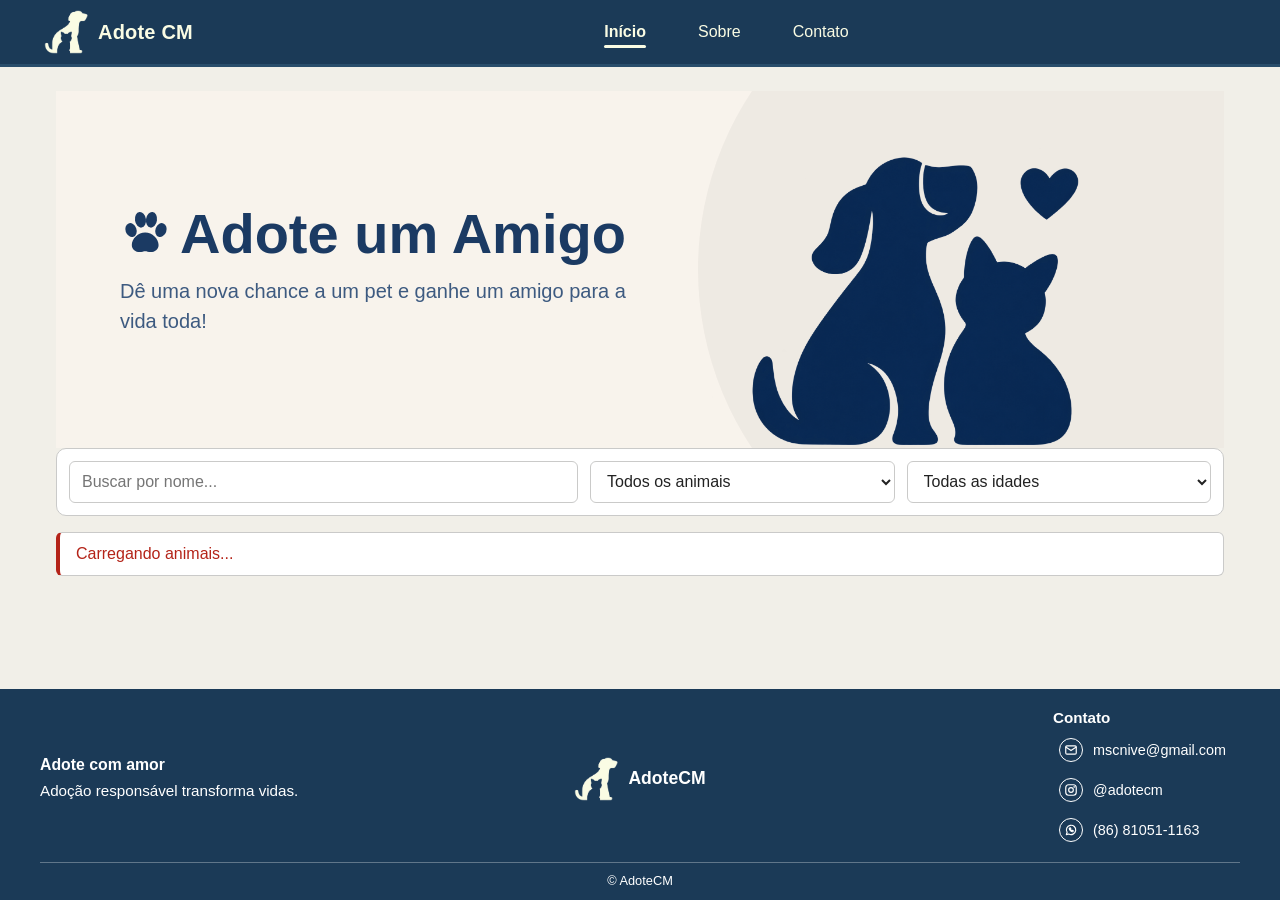
<file: index.html>
<!doctype html>
<html lang="pt-BR">
  <head>
    <meta charset="UTF-8" />
    <meta name="viewport" content="width=device-width, initial-scale=1.0" />
    <title>Adote CM</title>
    <link rel="icon" href="data:," />
    <link rel="stylesheet" href="./styles.css" />
  </head>
  <body class="pagina-vitrine">
    <header class="cabecalho">
      <a
        href="index.html"
        class="cabecalho__logo"
        aria-label="Adote CM - página inicial"
      >
        <img
          class="cabecalho__imagem"
          src="./assets/logo-adotecm.png"
          alt=""
          width="256"
          height="255"
        />
        <span class="cabecalho__nome">Adote CM</span>
      </a>
      <nav class="menu" id="menu-principal" aria-label="Navegação principal">
        <a href="index.html" class="menu__link" aria-current="page">Início</a>
        <a href="sobre.html" class="menu__link">Sobre</a>
        <a href="#contato" class="menu__link">Contato</a>
      </nav>
      <!--
       <a href="#" class="cabecalho__perfil" aria-label="Perfil do usuário">
        <svg
          class="cabecalho__icone"
          viewBox="0 0 24 24"
          width="24"
          height="24"
          fill="none"
          stroke="currentColor"
          stroke-width="1.8"
          stroke-linecap="round"
          stroke-linejoin="round"
          aria-hidden="true"
          focusable="false"
        >
          <circle cx="12" cy="8" r="3" />
          <path d="M5.5 19a6.5 6.5 0 0 1 13 0" />
        </svg>
      </a>
      -->

      <button
        class="menu-botao"
        type="button"
        aria-label="Menu"
        aria-expanded="false"
        aria-controls="menu-principal"
      >
        <svg
          class="cabecalho__icone"
          viewBox="0 0 24 24"
          width="24"
          height="24"
          fill="none"
          stroke="currentColor"
          stroke-width="1.8"
          stroke-linecap="round"
          aria-hidden="true"
          focusable="false"
        >
          <path d="M5 8h14M5 12h14M5 16h14" />
        </svg>
      </button>
    </header>

    <main class="vitrine">
      <section class="hero">
        <div class="hero__conteudo">
          <h1 class="hero__titulo">
            <svg
              class="hero__pata"
              viewBox="0 0 64 64"
              fill="currentColor"
              aria-hidden="true"
              focusable="false"
            >
              <ellipse
                cx="14"
                cy="28"
                rx="7"
                ry="9"
                transform="rotate(-20 14 28)"
              />
              <ellipse
                cx="26"
                cy="15"
                rx="7"
                ry="10"
                transform="rotate(-8 26 15)"
              />
              <ellipse
                cx="40"
                cy="15"
                rx="7"
                ry="10"
                transform="rotate(8 40 15)"
              />
              <ellipse
                cx="52"
                cy="28"
                rx="7"
                ry="9"
                transform="rotate(20 52 28)"
              />
              <path
                d="M32 31c-9 0-17 8-17 16 0 6 5 9 10 9 3 0 5-1 7-1s4 1 7 1c5 0 10-3 10-9 0-8-8-16-17-16z"
              />
            </svg>
            Adote um Amigo
          </h1>
          <p class="hero__subtitulo">
            Dê uma nova chance a um pet e ganhe um amigo para a vida toda!
          </p>
        </div>

        <img
          class="hero__ilustracao"
          src="./assets/pets-hero.png"
          alt=""
          width="420"
          height="300"
        />
      </section>

      <section class="filtros" aria-label="Filtros da vitrine">
        <input
          class="filtros__busca"
          type="search"
          id="busca-nome"
          placeholder="Buscar por nome..."
          aria-label="Buscar por nome"
          autocomplete="off"
        />

        <select
          class="filtros__select"
          id="filtro-especie"
          aria-label="Filtrar por espécie"
          autocomplete="off"
        >
          <option value="">Todos os animais</option>
          <option value="Cão">Cão</option>
          <option value="Gato">Gato</option>
        </select>

        <select
          class="filtros__select"
          id="filtro-idade"
          aria-label="Filtrar por idade"
          autocomplete="off"
        >
          <option value="">Todas as idades</option>
          <option value="Menos de 6 meses">Menos de 6 meses</option>
          <option value="Mais de 6 meses">Mais de 6 meses</option>
        </select>
      </section>

      <p class="vitrine__aviso" id="aviso-vitrine" hidden></p>
      <button
        class="botao vitrine__tentar"
        id="botao-tentar"
        type="button"
        hidden
      >
        Tentar de novo
      </button>

      <section class="grade" id="grade-animais" aria-live="polite"></section>
    </main>

    <footer class="rodape">
      <div class="rodape-conteudo">
        <div class="rodape-slogan">
          <h3>Adote com amor</h3>
          <p>Adoção responsável transforma vidas.</p>
        </div>

        <div class="rodape-marca">
          <img
            class="rodape-logo"
            src="./assets/logo-adotecm.png"
            alt="Logo do Adote CM"
            width="128"
            height="128"
          />
          <p class="rodape-nome">AdoteCM</p>
        </div>

        <div class="rodape-contato">
          <h3>Contato</h3>
          <nav class="rodape-links" aria-label="Contato">
            <a
              href="mailto:mscnive@gmail.com"
              aria-label="Enviar e-mail para AdoteCM"
            >
              <span class="icone" aria-hidden="true">
                <svg
                  viewBox="0 0 24 24"
                  fill="none"
                  stroke="currentColor"
                  stroke-width="2"
                  stroke-linecap="round"
                  stroke-linejoin="round"
                  focusable="false"
                >
                  <rect x="3" y="5" width="18" height="14" rx="2" />
                  <path d="M3 7l9 6 9-6" />
                </svg>
              </span>
              mscnive@gmail.com
            </a>
            <a
              href="https://instagram.com/adotecm"
              target="_blank"
              rel="noopener noreferrer"
              aria-label="Instagram do AdoteCM (abre em nova aba)"
            >
              <span class="icone" aria-hidden="true">
                <svg
                  viewBox="0 0 24 24"
                  fill="none"
                  stroke="currentColor"
                  stroke-width="2"
                  stroke-linecap="round"
                  stroke-linejoin="round"
                  focusable="false"
                >
                  <rect x="3" y="3" width="18" height="18" rx="5" />
                  <circle cx="12" cy="12" r="4" />
                  <circle cx="17.5" cy="6.5" r="0.5" />
                </svg>
              </span>
              @adotecm
            </a>
            <a
              href="https://wa.me/558681051163"
              target="_blank"
              rel="noopener noreferrer"
              aria-label="WhatsApp do AdoteCM (abre em nova aba)"
            >
              <span class="icone" aria-hidden="true">
                <svg
                  viewBox="0 0 24 24"
                  fill="none"
                  stroke="currentColor"
                  stroke-width="2"
                  stroke-linecap="round"
                  stroke-linejoin="round"
                  focusable="false"
                >
                  <path d="M4 20l1.3-4A8 8 0 1 1 8.2 18.8L4 20z" />
                  <path
                    d="M9 9c0 3 3 6 6 6l1-1.5-2-1-1 .8c-.8-.4-1.6-1.2-2-2l.8-1-1-2L9 9z"
                  />
                </svg>
              </span>
              (86) 81051-1163
            </a>
          </nav>
        </div>
      </div>

      <div class="rodape-final">
        <p>&copy; AdoteCM</p>
      </div>
    </footer>
    <script src="./script.js"></script>
  </body>
</html>
</file>
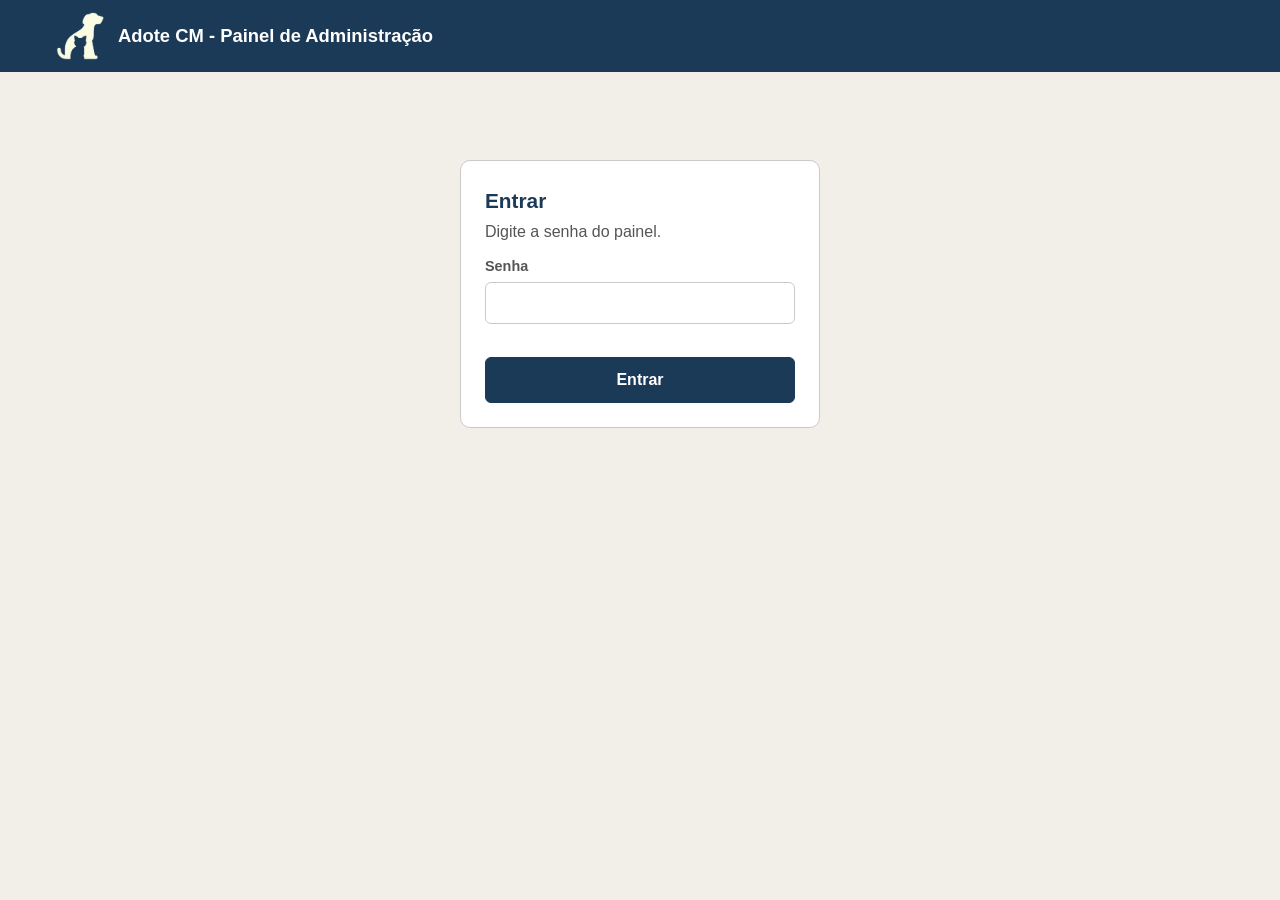
<file: admin/index.html>
<!DOCTYPE html>
<html lang="pt-BR">
<head>
<meta charset="utf-8">
<meta name="viewport" content="width=device-width, initial-scale=1">
<meta name="robots" content="noindex,nofollow">
<link rel="stylesheet" href="./styles.css">
<title>Painel Adote CM</title>
</head>
<body>
<header>
  <img src="../assets/logo-adotecm.png" alt="Logo do Adote CM" width="48" height="48">
  <h1>Adote CM - Painel de Administração</h1>
  <button id="sair" class="hidden">Sair</button>
</header>
<main>
  <form id="login" class="login">
    <h2>Entrar</h2>
    <p style="margin:0;color:var(--mut)">Digite a senha do painel.</p>
    <label for="senha">Senha</label>
    <input id="senha" type="password" autocomplete="current-password" required>
    <p class="msg" id="msgLogin" role="alert"></p>
    <button>Entrar</button>
  </form>
  <section id="painel" class="hidden">
    <div class="bar">
      <input id="busca" type="search" placeholder="Buscar pelo nome" aria-label="Buscar pelo nome">
      <select id="filtro" aria-label="Filtrar por situação">
        <option value="todos">Todos</option>
        <option value="nao">Disponíveis</option>
        <option value="sim">Adotados</option>
      </select>
      <button id="recarregar" class="sec">Atualizar</button>
    </div>
    <div class="cont" id="cont"></div>
    <div class="grid" id="grid"></div>
  </section>
</main>

<dialog id="dlg">
  <form id="fe" method="dialog">
    <h2 id="dt">Editar animal</h2>
    <label for="fNome">Nome</label>
    <input id="fNome" required maxlength="60">
    <div class="linha">
      <div><label for="fEsp">Espécie</label><select id="fEsp"></select></div>
      <div><label for="fSexo">Sexo</label><select id="fSexo"></select></div>
      <div><label for="fFaixa">Faixa etária</label><select id="fFaixa"></select></div>
      <div><label for="fIdade">Idade aproximada</label><input id="fIdade" maxlength="30" placeholder="Ex.: 2 anos"></div>
      <div><label for="fOrig">Origem</label><select id="fOrig"></select></div>
      <div><label for="fStatus">Situação</label><select id="fStatus"></select></div>
    </div>
    <label for="fFoto">Trocar a foto (opcional)</label>
    <input id="fFoto" type="file" accept="image/jpeg,image/png,image/webp">
    <img id="prev" class="prev hidden" alt="Prévia da nova foto">
    <p class="msg" id="msgDlg" role="alert"></p>
    <div class="rod">
      <button type="button" class="sec" id="cancelar">Cancelar</button>
      <button>Salvar alterações</button>
    </div>
  </form>
</dialog>
<div id="toast" role="status" aria-live="polite"></div>
<script src="./script.js" type="module"></script>
</body>
</html>
</file>
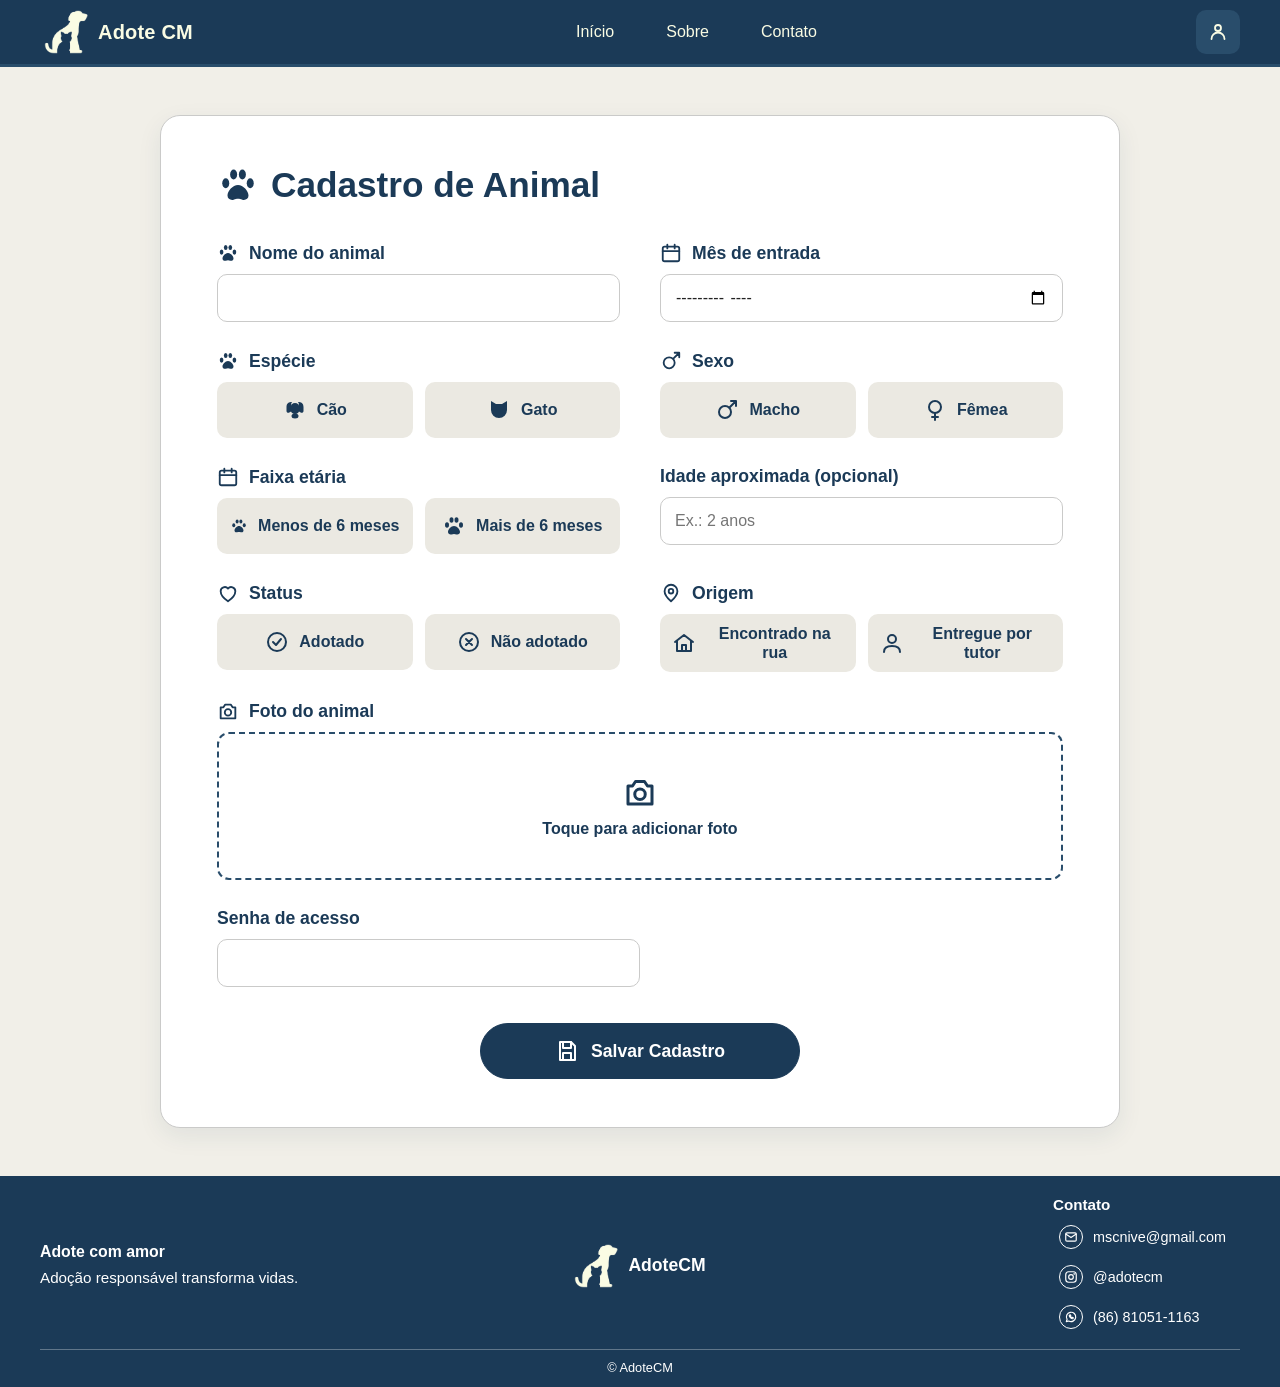
<file: cadastro.html>
<!doctype html>
<html lang="pt-BR">
  <head>
    <meta charset="UTF-8" />
    <meta name="viewport" content="width=device-width, initial-scale=1.0" />
    <title>Cadastro de Animal - Adote CM</title>
    <link rel="icon" href="data:," />
    <link rel="stylesheet" href="./styles.css" />
  </head>
  <body class="pagina-cadastro">
    <!-- Cabeçalho (igual ao do index.html) -->
    <header class="cabecalho">
      <a
        href="index.html"
        class="cabecalho__logo"
        aria-label="Adote CM - página inicial"
      >
        <img
          class="cabecalho__imagem"
          src="./assets/logo-adotecm.png"
          alt=""
          width="256"
          height="255"
        />
        <span class="cabecalho__nome">Adote CM</span>
      </a>
      <nav class="menu" id="menu-principal" aria-label="Navegação principal">
        <a href="index.html" class="menu__link">Início</a>
        <a href="index.html#sobre" class="menu__link">Sobre</a>
        <a href="index.html#contato" class="menu__link">Contato</a>
      </nav>
      <a href="#" class="cabecalho__perfil" aria-label="Perfil do usuário">
        <svg
          class="cabecalho__icone"
          viewBox="0 0 24 24"
          width="24"
          height="24"
          fill="none"
          stroke="currentColor"
          stroke-width="1.8"
          stroke-linecap="round"
          stroke-linejoin="round"
          aria-hidden="true"
          focusable="false"
        >
          <circle cx="12" cy="8" r="3" />
          <path d="M5.5 19a6.5 6.5 0 0 1 13 0" />
        </svg>
      </a>
      <button
        class="menu-botao"
        type="button"
        aria-label="Menu"
        aria-expanded="false"
        aria-controls="menu-principal"
      >
        <svg
          class="cabecalho__icone"
          viewBox="0 0 24 24"
          width="24"
          height="24"
          fill="none"
          stroke="currentColor"
          stroke-width="1.8"
          stroke-linecap="round"
          aria-hidden="true"
          focusable="false"
        >
          <path d="M5 8h14M5 12h14M5 16h14" />
        </svg>
      </button>
    </header>

    <main>
      <section class="cadastro">
        <h1 class="cadastro__titulo">
          <svg
            class="ico ico--cheio ico--titulo"
            viewBox="0 0 24 24"
            aria-hidden="true"
          >
            <ellipse cx="5" cy="11" rx="2" ry="2.8" />
            <ellipse cx="9.5" cy="6" rx="2" ry="2.8" />
            <ellipse cx="14.5" cy="6" rx="2" ry="2.8" />
            <ellipse cx="19" cy="11" rx="2" ry="2.8" />
            <path
              d="M12 12c-3 0-6 3.5-6 6 0 2 1.8 2.8 3.5 2.4 1-.3 1.7-.5 2.5-.5s1.5.2 2.5.5c1.7.4 3.5-.4 3.5-2.4 0-2.5-3-6-6-6z"
            />
          </svg>
          Cadastro de Animal
        </h1>

        <form id="form-cadastro" class="formulario" novalidate>
          <!-- Nome -->
          <div class="campo">
            <label for="nome" class="campo__rotulo">
              <svg
                class="ico ico--cheio"
                viewBox="0 0 24 24"
                aria-hidden="true"
              >
                <ellipse cx="5" cy="11" rx="2" ry="2.8" />
                <ellipse cx="9.5" cy="6" rx="2" ry="2.8" />
                <ellipse cx="14.5" cy="6" rx="2" ry="2.8" />
                <ellipse cx="19" cy="11" rx="2" ry="2.8" />
                <path
                  d="M12 12c-3 0-6 3.5-6 6 0 2 1.8 2.8 3.5 2.4 1-.3 1.7-.5 2.5-.5s1.5.2 2.5.5c1.7.4 3.5-.4 3.5-2.4 0-2.5-3-6-6-6z"
                />
              </svg>
              Nome do animal
            </label>
            <input
              class="campo__input"
              type="text"
              name="nome"
              id="nome"
              required
            />
          </div>

          <!-- Mês de entrada -->
          <div class="campo">
            <label class="campo__rotulo" for="mesEntrada">
              <svg
                class="ico ico--linha"
                viewBox="0 0 24 24"
                aria-hidden="true"
              >
                <rect x="3" y="5" width="18" height="16" rx="2" />
                <path d="M3 10h18M8 3v4M16 3v4" />
              </svg>
              Mês de entrada
            </label>
            <input
              class="campo__input"
              type="month"
              name="mesEntrada"
              id="mesEntrada"
              placeholder="MM/AAAA"
            />
          </div>

          <!-- Espécie -->
          <fieldset class="campo">
            <legend class="campo__rotulo">
              <svg
                class="ico ico--cheio"
                viewBox="0 0 24 24"
                aria-hidden="true"
              >
                <ellipse cx="5" cy="11" rx="2" ry="2.8" />
                <ellipse cx="9.5" cy="6" rx="2" ry="2.8" />
                <ellipse cx="14.5" cy="6" rx="2" ry="2.8" />
                <ellipse cx="19" cy="11" rx="2" ry="2.8" />
                <path
                  d="M12 12c-3 0-6 3.5-6 6 0 2 1.8 2.8 3.5 2.4 1-.3 1.7-.5 2.5-.5s1.5.2 2.5.5c1.7.4 3.5-.4 3.5-2.4 0-2.5-3-6-6-6z"
                />
              </svg>
              Espécie
            </legend>
            <div class="opcoes">
              <input
                class="opcao__radio"
                type="radio"
                name="especie"
                id="especie-cao"
                value="Cão"
              />
              <label class="opcao__rotulo" for="especie-cao">
                <svg
                  class="ico ico--cheio"
                  viewBox="0 0 24 24"
                  aria-hidden="true"
                >
                  <path
                    d="M9 4C6 4 3.5 5 3.5 9v4c0 1.4 1.2 2.2 2.4 1.7L8 13.5V6z"
                  />
                  <path
                    d="M15 4c3 0 5.5 1 5.5 5v4c0 1.4-1.2 2.2-2.4 1.7L16 13.5V6z"
                  />
                  <rect x="7.5" y="5" width="9" height="11" rx="4.5" />
                  <ellipse cx="12" cy="18" rx="3.5" ry="2.5" />
                </svg>
                Cão
              </label>

              <input
                class="opcao__radio"
                type="radio"
                name="especie"
                id="especie-gato"
                value="Gato"
              />
              <label class="opcao__rotulo" for="especie-gato">
                <svg
                  class="ico ico--cheio"
                  viewBox="0 0 24 24"
                  aria-hidden="true"
                >
                  <path d="M4 3l5 3h6l5-3v9a8 8 0 0 1-16 0V3z" />
                </svg>
                Gato
              </label>
            </div>
          </fieldset>

          <!-- Sexo -->
          <fieldset class="campo">
            <legend class="campo__rotulo">
              <svg
                class="ico ico--linha"
                viewBox="0 0 24 24"
                aria-hidden="true"
              >
                <circle cx="10" cy="14" r="6" />
                <path d="M14.5 9.5 21 3m0 0h-5m5 0v5" />
              </svg>
              Sexo
            </legend>
            <div class="opcoes">
              <input
                class="opcao__radio"
                type="radio"
                name="sexo"
                id="sexo-macho"
                value="Macho"
              />
              <label class="opcao__rotulo" for="sexo-macho">
                <svg
                  class="ico ico--linha"
                  viewBox="0 0 24 24"
                  aria-hidden="true"
                >
                  <circle cx="10" cy="14" r="6" />
                  <path d="M14.5 9.5 21 3m0 0h-5m5 0v5" />
                </svg>
                Macho
              </label>

              <input
                class="opcao__radio"
                type="radio"
                name="sexo"
                id="sexo-femea"
                value="Fêmea"
              />
              <label class="opcao__rotulo" for="sexo-femea">
                <svg
                  class="ico ico--linha"
                  viewBox="0 0 24 24"
                  aria-hidden="true"
                >
                  <circle cx="12" cy="9" r="6" />
                  <path d="M12 15v7M9 19h6" />
                </svg>
                Fêmea
              </label>
            </div>
          </fieldset>

          <!-- Faixa etária -->
          <fieldset class="campo">
            <legend class="campo__rotulo">
              <svg
                class="ico ico--linha"
                viewBox="0 0 24 24"
                aria-hidden="true"
              >
                <rect x="3" y="5" width="18" height="16" rx="2" />
                <path d="M3 10h18M8 3v4M16 3v4" />
              </svg>
              Faixa etária
            </legend>
            <div class="opcoes">
              <input
                class="opcao__radio"
                type="radio"
                name="faixaEtaria"
                id="faixa-menos"
                value="Menos de 6 meses"
              />
              <label class="opcao__rotulo" for="faixa-menos">
                <svg
                  class="ico ico--cheio ico--p"
                  viewBox="0 0 24 24"
                  aria-hidden="true"
                >
                  <ellipse cx="5" cy="11" rx="2" ry="2.8" />
                  <ellipse cx="9.5" cy="6" rx="2" ry="2.8" />
                  <ellipse cx="14.5" cy="6" rx="2" ry="2.8" />
                  <ellipse cx="19" cy="11" rx="2" ry="2.8" />
                  <path
                    d="M12 12c-3 0-6 3.5-6 6 0 2 1.8 2.8 3.5 2.4 1-.3 1.7-.5 2.5-.5s1.5.2 2.5.5c1.7.4 3.5-.4 3.5-2.4 0-2.5-3-6-6-6z"
                  />
                </svg>
                Menos de 6 meses
              </label>

              <input
                class="opcao__radio"
                type="radio"
                name="faixaEtaria"
                id="faixa-mais"
                value="Mais de 6 meses"
              />
              <label class="opcao__rotulo" for="faixa-mais">
                <svg
                  class="ico ico--cheio"
                  viewBox="0 0 24 24"
                  aria-hidden="true"
                >
                  <ellipse cx="5" cy="11" rx="2" ry="2.8" />
                  <ellipse cx="9.5" cy="6" rx="2" ry="2.8" />
                  <ellipse cx="14.5" cy="6" rx="2" ry="2.8" />
                  <ellipse cx="19" cy="11" rx="2" ry="2.8" />
                  <path
                    d="M12 12c-3 0-6 3.5-6 6 0 2 1.8 2.8 3.5 2.4 1-.3 1.7-.5 2.5-.5s1.5.2 2.5.5c1.7.4 3.5-.4 3.5-2.4 0-2.5-3-6-6-6z"
                  />
                </svg>
                Mais de 6 meses
              </label>
            </div>
          </fieldset>

          <!-- Idade aproximada (opcional) -->
          <div class="campo">
            <label class="campo__rotulo" for="idadeAproximada"
              >Idade aproximada (opcional)</label
            >
            <input
              class="campo__input"
              type="text"
              name="idadeAproximada"
              id="idadeAproximada"
              placeholder="Ex.: 2 anos"
            />
          </div>

          <!-- Status -->
          <fieldset class="campo">
            <legend class="campo__rotulo">
              <svg
                class="ico ico--linha"
                viewBox="0 0 24 24"
                aria-hidden="true"
              >
                <path
                  d="M12 21s-8-5.5-8-11a4.5 4.5 0 0 1 8-2.8A4.5 4.5 0 0 1 20 10c0 5.5-8 11-8 11z"
                />
              </svg>
              Status
            </legend>
            <div class="opcoes">
              <input
                class="opcao__radio"
                type="radio"
                name="status"
                id="status-adotado"
                value="Adotado"
              />
              <label class="opcao__rotulo" for="status-adotado">
                <svg
                  class="ico ico--linha"
                  viewBox="0 0 24 24"
                  aria-hidden="true"
                >
                  <circle cx="12" cy="12" r="9" />
                  <path d="m8 12 3 3 5-6" />
                </svg>
                Adotado
              </label>

              <input
                class="opcao__radio"
                type="radio"
                name="status"
                id="status-nao-adotado"
                value="Não adotado"
              />
              <label class="opcao__rotulo" for="status-nao-adotado">
                <svg
                  class="ico ico--linha"
                  viewBox="0 0 24 24"
                  aria-hidden="true"
                >
                  <circle cx="12" cy="12" r="9" />
                  <path d="m9 9 6 6m0-6-6 6" />
                </svg>
                Não adotado
              </label>
            </div>
          </fieldset>

          <!-- Origem -->
          <fieldset class="campo">
            <legend class="campo__rotulo">
              <svg
                class="ico ico--linha"
                viewBox="0 0 24 24"
                aria-hidden="true"
              >
                <path d="M12 21s-7-6.2-7-11a7 7 0 0 1 14 0c0 4.8-7 11-7 11z" />
                <circle cx="12" cy="10" r="2.5" />
              </svg>
              Origem
            </legend>
            <div class="opcoes">
              <input
                class="opcao__radio"
                type="radio"
                name="origem"
                id="origem-rua"
                value="Encontrado na rua"
              />
              <label class="opcao__rotulo" for="origem-rua">
                <svg
                  class="ico ico--linha"
                  viewBox="0 0 24 24"
                  aria-hidden="true"
                >
                  <path d="M3 11 12 4l9 7M5 10v10h14V10M10 20v-6h4v6" />
                </svg>
                Encontrado na rua
              </label>

              <input
                class="opcao__radio"
                type="radio"
                name="origem"
                id="origem-tutor"
                value="Entregue por tutor"
              />
              <label class="opcao__rotulo" for="origem-tutor">
                <svg
                  class="ico ico--linha"
                  viewBox="0 0 24 24"
                  aria-hidden="true"
                >
                  <circle cx="12" cy="8" r="4" />
                  <path d="M4 21c0-4 3.5-6 8-6s8 2 8 6" />
                </svg>
                Entregue por tutor
              </label>
            </div>
          </fieldset>

          <!-- Foto -->
          <div class="campo">
            <label class="campo__rotulo" for="foto">
              <svg
                class="ico ico--linha"
                viewBox="0 0 24 24"
                aria-hidden="true"
              >
                <path d="M4 8h3l2-3h6l2 3h3v12H4z" />
                <circle cx="12" cy="13.5" r="3.5" />
              </svg>
              Foto do animal
            </label>
            <input
              class="campo__arquivo"
              type="file"
              name="foto"
              id="foto"
              accept="image/*"
            />
            <label class="upload" for="foto">
              <svg
                class="ico ico--linha ico--grande"
                viewBox="0 0 24 24"
                aria-hidden="true"
              >
                <path d="M4 8h3l2-3h6l2 3h3v12H4z" />
                <circle cx="12" cy="13.5" r="3.5" />
              </svg>
              Toque para adicionar foto
            </label>
            <img
              class="campo__previa"
              id="previa-foto"
              alt="Prévia da foto selecionada"
              hidden
            />
          </div>

          <!-- Senha -->
          <div class="campo">
            <label class="campo__rotulo" for="senha">Senha de acesso</label>
            <input
              class="campo__input"
              type="password"
              name="senha"
              id="senha"
              autocomplete="off"
            />
          </div>

          <!-- Mensagem de erro/sucesso -->
          <p
            class="formulario__mensagem"
            id="mensagem-form"
            role="alert"
            hidden
          ></p>

          <!-- Botão salvar -->
          <button class="botao botao--salvar" type="submit" id="botao-salvar">
            Salvar Cadastro
          </button>
        </form>
      </section>
    </main>

    <!-- Rodapé (igual ao do index.html) -->
    <footer class="rodape">
      <div class="rodape-conteudo">
        <div class="rodape-slogan">
          <h3>Adote com amor</h3>
          <p>Adoção responsável transforma vidas.</p>
        </div>

        <div class="rodape-marca">
          <img
            class="rodape-logo"
            src="./assets/logo-adotecm.png"
            alt="Logo do Adote CM"
            width="128"
            height="128"
          />
          <p class="rodape-nome">AdoteCM</p>
        </div>

        <div class="rodape-contato">
          <h3>Contato</h3>
          <nav class="rodape-links" aria-label="Contato">
            <a
              href="mailto:mscnive@gmail.com"
              aria-label="Enviar e-mail para AdoteCM"
            >
              <span class="icone" aria-hidden="true">
                <svg
                  viewBox="0 0 24 24"
                  fill="none"
                  stroke="currentColor"
                  stroke-width="2"
                  stroke-linecap="round"
                  stroke-linejoin="round"
                  focusable="false"
                >
                  <rect x="3" y="5" width="18" height="14" rx="2" />
                  <path d="M3 7l9 6 9-6" />
                </svg>
              </span>
              mscnive@gmail.com
            </a>
            <a
              href="https://instagram.com/adotecm"
              target="_blank"
              rel="noopener noreferrer"
              aria-label="Instagram do AdoteCM (abre em nova aba)"
            >
              <span class="icone" aria-hidden="true">
                <svg
                  viewBox="0 0 24 24"
                  fill="none"
                  stroke="currentColor"
                  stroke-width="2"
                  stroke-linecap="round"
                  stroke-linejoin="round"
                  focusable="false"
                >
                  <rect x="3" y="3" width="18" height="18" rx="5" />
                  <circle cx="12" cy="12" r="4" />
                  <circle cx="17.5" cy="6.5" r="0.5" />
                </svg>
              </span>
              @adotecm
            </a>
            <a
              href="https://wa.me/5500000000000"
              target="_blank"
              rel="noopener noreferrer"
              aria-label="WhatsApp do AdoteCM (abre em nova aba)"
            >
              <span class="icone" aria-hidden="true">
                <svg
                  viewBox="0 0 24 24"
                  fill="none"
                  stroke="currentColor"
                  stroke-width="2"
                  stroke-linecap="round"
                  stroke-linejoin="round"
                  focusable="false"
                >
                  <path d="M4 20l1.3-4A8 8 0 1 1 8.2 18.8L4 20z" />
                  <path
                    d="M9 9c0 3 3 6 6 6l1-1.5-2-1-1 .8c-.8-.4-1.6-1.2-2-2l.8-1-1-2L9 9z"
                  />
                </svg>
              </span>
              (86) 81051-1163
            </a>
          </nav>
        </div>
      </div>

      <div class="rodape-final">
        <p>&copy; AdoteCM</p>
      </div>
    </footer>

    <script src="./script.js"></script>
  </body>
</html>
</file>
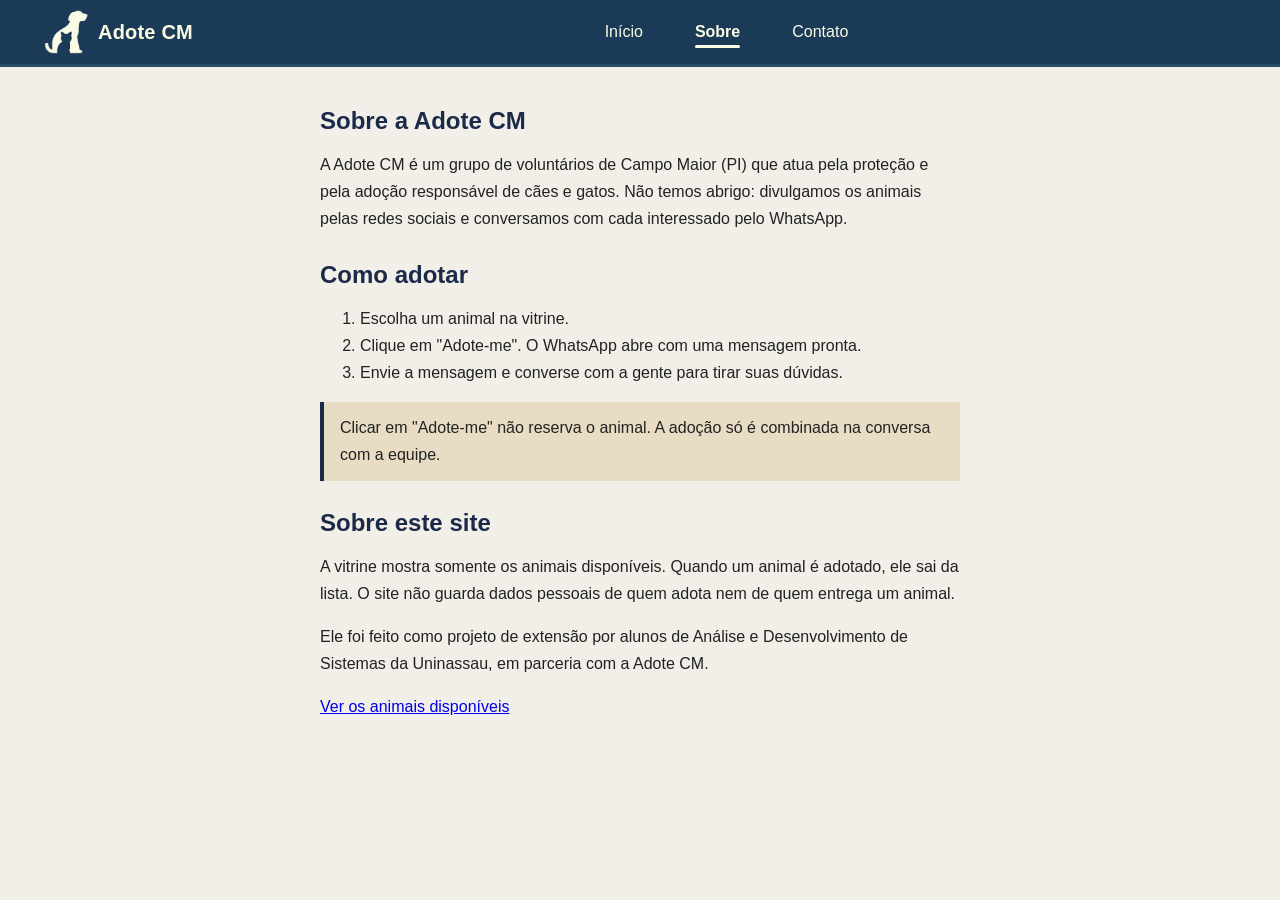
<file: sobre.html>
<!doctype html>
<html lang="pt-BR">
  <head>
    <meta charset="UTF-8" />
    <meta name="viewport" content="width=device-width, initial-scale=1.0" />
    <title>Sobre | Adote CM</title>
    <link rel="icon" href="data:," />
    <link rel="stylesheet" href="./styles.css" />
  </head>
  <body class="pagina-sobre">
    <header class="cabecalho">
      <a href="index.html" class="cabecalho__logo" aria-label="Adote CM - página inicial">
        <img class="cabecalho__imagem" src="./assets/logo-adotecm.png" alt="" width="256" height="255" />
        <span class="cabecalho__nome">Adote CM</span>
      </a>
      <nav class="menu" id="menu-principal" aria-label="Navegação principal">
        <a href="index.html" class="menu__link">Início</a>
        <a href="sobre.html" class="menu__link" aria-current="page">Sobre</a>
        <a href="#contato" class="menu__link">Contato</a>
      </nav>
    </header>

    <main>
      <section class="sobre-secao" aria-labelledby="sobre-titulo">
        <h1 id="sobre-titulo">Sobre a Adote CM</h1>
        <p>A Adote CM é um grupo de voluntários de Campo Maior (PI) que atua pela proteção e pela adoção responsável de cães e gatos. Não temos abrigo: divulgamos os animais pelas redes sociais e conversamos com cada interessado pelo WhatsApp.</p>

        <h2>Como adotar</h2>
        <ol>
          <li>Escolha um animal na vitrine.</li>
          <li>Clique em "Adote-me". O WhatsApp abre com uma mensagem pronta.</li>
          <li>Envie a mensagem e converse com a gente para tirar suas dúvidas.</li>
        </ol>
        <p class="sobre-secao__nota">Clicar em "Adote-me" não reserva o animal. A adoção só é combinada na conversa com a equipe.</p>

        <h2>Sobre este site</h2>
        <p>A vitrine mostra somente os animais disponíveis. Quando um animal é adotado, ele sai da lista. O site não guarda dados pessoais de quem adota nem de quem entrega um animal.</p>
        <p>Ele foi feito como projeto de extensão por alunos de Análise e Desenvolvimento de Sistemas da Uninassau, em parceria com a Adote CM.</p>
        <p><a href="index.html">Ver os animais disponíveis</a></p>
      </section>
    </main>

    <!-- Cole aqui o mesmo <footer class="rodape">...</footer> do index.html e acrescente id="contato" na tag de abertura: <footer class="rodape" id="contato"> -->
  </body>
</html>
</file>
<file: styles.css>
/* Garante que o atributo hidden sempre esconde o elemento */
[hidden] {
  display: none !important;
}

/* VARIÁVEIS (paleta oficial: sistema-visual.md) */
:root {
  --cor-azul-principal: #1b3a57;
  --cor-azul-secundario: #294d6b;
  --cor-azul-claro: #dce7ef;
  --cor-fundo: #f1efe8;
  --cor-borda: #cacac9;
  --cor-texto-secundario: #555555;

  --cor-branco: #ffffff;
  --cor-texto-principal: #222222;
  --cor-alerta: #b42318;

  --raio-card: 10px;
  --raio-botao: 6px;
  --espacamento-padrao: 16px;
  --largura-maxima: 1200px;

  --cor-creme: #fafce4; /* mesma cor da logo */

  /* Margem lateral: 16px no celular; em telas largas, alinha o conteúdo
     do cabeçalho e do rodapé com a largura máxima da página */
  --margem-lateral: max(16px, calc((100% - var(--largura-maxima)) / 2));
}

/* BASE MÍNIMA */
*,
*::before,
*::after {
  box-sizing: border-box;
}

body {
  display: flex;
  flex-direction: column;
  min-height: 100vh; /* o rodapé fica no fim mesmo com pouco conteúdo */
  margin: 0;
  background-color: var(--cor-fundo);
  color: var(--cor-texto-principal);
  font-family: Arial, sans-serif;
}

main {
  flex: 1;
}

/* CABEÇALHO E MENU
   Barra azul-marinho de ponta a ponta, colada no topo e fixa ao rolar.
   O conteúdo respeita a largura máxima da página. */
.cabecalho {
  position: sticky;
  top: 0;
  z-index: 10;
  display: flex;
  flex-wrap: wrap;
  align-items: center;
  gap: 0 8px;
  width: 100%;
  margin: 0;
  padding: 8px var(--margem-lateral);
  background-color: var(--cor-azul-principal);
  border-bottom: 3px solid var(--cor-azul-secundario);
  color: var(--cor-creme);
}

.cabecalho__logo {
  flex: 1 1 auto; /* empurra perfil e botão para a direita */
  display: flex;
  align-items: center;
  gap: 10px;
  min-width: 0;
  padding: 4px;
  border-radius: var(--raio-botao);
  color: var(--cor-creme);
  text-decoration: none;
}

.cabecalho__imagem {
  display: block;
  height: 40px;
  width: auto; /* mantém a proporção */
}

.cabecalho__nome {
  font-size: 1.25rem;
  font-weight: 700;
  letter-spacing: 0.2px;
  white-space: nowrap;
}
.sobre-secao {
  max-width: 680px;
  margin: 40px auto;
  padding: 0 20px;
}

.sobre-secao h1 { margin: 0 0 16px; color: #1b2a49; }
.sobre-secao h2 { margin: 28px 0 8px; color: #1b2a49; }
.sobre-secao p,
.sobre-secao li { line-height: 1.7; }

.sobre-secao__nota {
  padding: 12px 16px;
  background: #e8dcc4;
  border-left: 4px solid #1b2a49;
}
.menu {
  order: 4;
  flex: 1 1 100%;
  display: flex;
  flex-direction: column;
  align-items: flex-start; /* cada link fica do tamanho do texto, e a barra também */
  padding-top: 8px;
  margin-top: 8px;
  border-top: 1px solid rgba(250, 252, 228, 0.25);
}

.menu__link {
  position: relative;
  display: flex;
  align-items: center;
  min-height: 44px; /* alvo de toque confortável */
  padding: 0 12px;
  border-radius: var(--raio-botao);
  color: var(--cor-creme);
  font-size: 1rem;
  text-decoration: none;
}

.menu__link[aria-current="page"] {
  font-weight: 700;
}

/* Barra creme sob a palavra: cresce da esquerda para a direita */
.menu__link::after {
  content: "";
  position: absolute;
  left: 12px;
  right: 12px;
  bottom: 6px;
  height: 3px;
  border-radius: 2px;
  background-color: var(--cor-creme);
  transform: scaleX(0);
  transform-origin: left;
  transition: transform 0.25s ease;
}

.menu__link:hover::after,
.menu__link:focus-visible::after,
.menu__link[aria-current="page"]::after {
  transform: scaleX(1);
}

/* Ícones de perfil e menu: quadrado azul secundário com traço creme */
.cabecalho__perfil,
.menu-botao {
  display: inline-flex;
  align-items: center;
  justify-content: center;
  width: 44px;
  height: 44px;
  padding: 0;
  border: 0;
  border-radius: 10px;
  background-color: var(--cor-azul-secundario);
  color: var(--cor-creme);
  cursor: pointer;
  transition: background-color 0.2s ease, color 0.2s ease;
}

.cabecalho__perfil:hover,
.menu-botao:hover {
  background-color: var(--cor-creme);
  color: var(--cor-azul-principal);
}

.cabecalho__logo:hover {
  opacity: 0.85;
}

.cabecalho__logo:focus-visible,
.menu__link:focus-visible,
.cabecalho__perfil:focus-visible,
.menu-botao:focus-visible {
  outline: 2px solid var(--cor-creme);
  outline-offset: 2px;
}

/* Com JavaScript, o menu vira recolhível no celular.
   Sem JavaScript, os links continuam sempre visíveis. */
.menu-botao {
  display: none;
}

.cabecalho--js .menu-botao {
  display: inline-flex;
}

.cabecalho--js .menu {
  display: none;
}

.cabecalho--js.cabecalho--aberto .menu {
  display: flex;
}

/* Tablet e computador: marca | links no centro | perfil */
@media (min-width: 768px) {
  .cabecalho {
    flex-wrap: nowrap;
    gap: 16px;
    padding-block: 6px;
  }

  .cabecalho__logo {
    flex: 0 0 auto;
  }

  .cabecalho__imagem {
    height: 44px;
  }

  .menu,
  .cabecalho--js .menu {
    display: flex;
    order: 0;
    flex: 1 1 auto;
    flex-direction: row;
    align-items: stretch;
    justify-content: center;
    gap: 4px;
    padding-top: 0;
    margin-top: 0;
    border-top: 0;
  }

  .menu__link {
    padding: 0 14px;
  }

  .menu__link::after {
    left: 14px;
    right: 14px;
  }

  .cabecalho--js .menu-botao {
    display: none;
  }
}

@media (min-width: 1024px) {
  .menu,
  .cabecalho--js .menu {
    gap: 16px;
  }

  .menu__link {
    padding: 0 18px;
  }

  .menu__link::after {
    left: 18px;
    right: 18px;
  }
}

/* HERO (vitrine) */
.hero {
  --hero-bg: #f8f3ec;
  --hero-azul: #1b3a63;
  --hero-texto: #3d5a80;

  position: relative;
  display: flex;
  align-items: center;
  justify-content: space-between;
  gap: 1rem;
  min-height: 220px;
  padding: 2rem clamp(1rem, 5vw, 4rem) 0;
  background: var(--hero-bg);
  overflow: hidden;
  isolation: isolate;
}

/* "onda" cinza decorativa ao fundo, à direita */
.hero::before {
  content: "";
  position: absolute;
  right: -10%;
  bottom: -40%;
  width: 55%;
  aspect-ratio: 1;
  background: rgba(0, 0, 0, 0.04);
  border-radius: 50%;
  z-index: -1;
}

.hero__conteudo {
  align-self: center;
  padding-bottom: 2rem;
  max-width: 34rem;
}

.hero__titulo {
  display: flex;
  align-items: center;
  gap: 0.6rem;
  margin: 0 0 0.75rem;
  color: var(--hero-azul);
  font-size: clamp(2rem, 5vw, 3.5rem);
  font-weight: 800;
  line-height: 1.1;
}

.hero__pata {
  flex-shrink: 0;
  width: 0.9em;
  height: 0.9em;
}

.hero__subtitulo {
  margin: 0;
  color: var(--hero-texto);
  font-size: clamp(1rem, 2vw, 1.25rem);
  line-height: 1.5;
}

.hero__ilustracao {
  align-self: flex-end;
  width: clamp(180px, 32vw, 420px);
  height: auto;
  margin-right: clamp(0rem, 3vw, 3rem);
}

/* Tablet/celular: empilha e centraliza */
@media (max-width: 700px) {
  .hero {
    flex-direction: column;
    align-items: center;
    text-align: center;
    padding-top: 1.5rem;
    gap: 0;
  }

  .hero__conteudo {
    padding-bottom: 1rem;
  }

  .hero__titulo {
    justify-content: center;
  }

  .hero__ilustracao {
    align-self: center;
    width: min(70vw, 260px);
    margin-right: 0;
  }
}

/* VITRINE: título, filtros e avisos */
.vitrine {
  width: 100%;
  max-width: var(--largura-maxima);
  margin: 0 auto;
  padding: 24px var(--espacamento-padrao) 0;
}

.vitrine__topo {
  margin-bottom: 20px;
  text-align: center;
}

.vitrine__titulo {
  margin: 0 0 6px;
  font-size: 2rem;
  color: var(--cor-azul-principal);
}

.vitrine__subtitulo {
  margin: 0;
  font-size: 1.05rem;
  color: var(--cor-texto-secundario);
}

.filtros {
  display: flex;
  flex-wrap: wrap;
  gap: 12px;
  padding: 12px;
  background: var(--cor-branco);
  border: 1px solid var(--cor-borda);
  border-radius: var(--raio-card);
}

.filtros__busca,
.filtros__select {
  min-height: 42px;
  padding: 8px 12px;
  background: var(--cor-branco);
  color: var(--cor-texto-principal);
  border: 1px solid var(--cor-borda);
  border-radius: var(--raio-botao);
  font-family: inherit;
  font-size: 1rem;
}

.filtros__busca {
  flex: 2 1 220px;
}

.filtros__select {
  flex: 1 1 160px;
}

.filtros__busca:focus-visible,
.filtros__select:focus-visible {
  outline: 2px solid var(--cor-azul-secundario);
  outline-offset: 1px;
  border-color: var(--cor-azul-secundario);
}

.vitrine__aviso {
  margin: 16px 0 0;
  padding: 12px 16px;
  background: var(--cor-branco);
  border: 1px solid var(--cor-borda);
  border-left: 4px solid var(--cor-alerta);
  border-radius: var(--raio-botao);
  color: var(--cor-alerta);
}

/* Botão genérico ("Tentar de novo", "Salvar Cadastro") */
.botao {
  min-height: 42px;
  padding: 10px 16px;
  background: var(--cor-azul-principal);
  color: var(--cor-branco);
  border: 1px solid var(--cor-azul-principal);
  border-radius: var(--raio-botao);
  font-family: inherit;
  font-size: 1rem;
  font-weight: 600;
  cursor: pointer;
}

.botao:hover,
.botao:focus-visible {
  background: var(--cor-azul-secundario);
}

.vitrine__tentar {
  margin-top: 12px;
}

/* GRADE: 3 colunas no computador, 2 no tablet, 1 no celular.
   Sozinha na página, ela mesma limita a largura e centraliza. */
.grade {
  display: grid;
  grid-template-columns: repeat(3, minmax(0, 1fr));
  gap: 24px;
  max-width: var(--largura-maxima);
  margin: 0 auto;
  padding: var(--espacamento-padrao);
}

/* Dentro da vitrine, quem limita a largura e dá o recuo lateral é a vitrine */
.vitrine .grade {
  max-width: none;
  margin: 0;
  padding: 24px 0 32px;
}

/* CARD */
.card {
  display: flex;
  flex-direction: column;
  background: var(--cor-branco);
  border: 1px solid var(--cor-borda);
  border-radius: var(--raio-card);
  padding: var(--espacamento-padrao);
  font-family: Arial, sans-serif;
  transition: box-shadow 0.2s ease, transform 0.2s ease;
}

.card:hover {
  box-shadow: 0 6px 16px rgba(27, 58, 87, 0.12);
  transform: translateY(-2px);
}

.card__foto {
  display: block;
  width: 100%;
  aspect-ratio: 4 / 3; /* mesma proporção da imagem padrão (400x300) */
  object-fit: cover; /* recorta em vez de distorcer */
  border-radius: var(--raio-botao);
  margin-bottom: 12px;
}

.card__corpo {
  display: flex;
  flex-direction: column;
  flex: 1; /* ocupa o espaço que sobra, para alinhar o botão embaixo */
}

.card__nome {
  margin: 0 0 4px;
  font-size: 1.25rem;
  color: var(--cor-texto-principal);
}

.card__info {
  margin: 0 0 var(--espacamento-padrao);
  font-size: 0.95rem;
  color: var(--cor-texto-secundario);
}

/* BOTÃO "Adote-me" */
.card__botao {
  margin-top: auto; /* empurra o botão para o fim do card */
  min-height: 42px; /* PDF: 40–44px */
  padding: 10px 16px;
  background: var(--cor-azul-principal);
  color: var(--cor-branco);
  border: 1px solid var(--cor-azul-principal);
  border-radius: var(--raio-botao);
  font-family: inherit;
  font-size: 1rem;
  font-weight: 600;
  cursor: pointer;
  text-decoration: none;
}

.card__botao:hover,
.card__botao:focus-visible {
  background: var(--cor-azul-secundario);
}

@media (max-width: 900px) {
  .grade {
    grid-template-columns: repeat(2, minmax(0, 1fr));
  }
}

@media (max-width: 600px) {
  .grade {
    grid-template-columns: 1fr;
  }

  .vitrine__titulo {
    font-size: 1.6rem;
  }
}

/* RODAPÉ: compacto, azul principal com texto branco */
.rodape {
  background-color: var(--cor-azul-principal);
  color: var(--cor-branco);
  padding: 20px var(--margem-lateral) 12px;
}

.rodape-conteudo {
  display: grid;
  grid-template-columns: 1fr auto 1fr;
  align-items: center;
  gap: 16px;
}

.rodape-slogan {
  grid-column: 1;
  grid-row: 1;
  justify-self: start;
}

.rodape-slogan h3 {
  margin: 0 0 6px;
  font-size: 0.99rem;
}

.rodape-slogan p {
  max-width: 280px;
  margin: 0;
  line-height: 1.4;
  font-size: 0.95rem;
}

.rodape-marca {
  grid-column: 2;
  grid-row: 1;
  display: flex;
  align-items: center;
  gap: 10px;
}

.rodape-logo {
  display: block;
  width: 44px;
  height: auto;
  margin: 0;
}

.rodape-nome {
  margin: 0;
  font-size: 1.1rem;
  font-weight: bold;
}

.rodape-contato {
  grid-column: 3;
  grid-row: 1;
  justify-self: end;
}

.rodape-contato h3 {
  margin: 0 0 6px;
  font-size: 0.95rem;
}

.rodape-links {
  display: flex;
  flex-direction: column;
  gap: 4px;
}

/* Cada contato é uma "pílula" clicável: fundo suave no hover e
   o círculo do ícone se enche de creme */
.rodape-links a {
  display: flex;
  align-items: center;
  gap: 10px;
  min-height: 36px;
  padding: 4px 14px 4px 6px;
  border-radius: 999px;
  color: var(--cor-branco);
  font-size: 0.9rem;
  text-decoration: none;
  transition: background-color 0.2s ease, color 0.2s ease;
}

.rodape-links a:hover,
.rodape-links a:focus-visible {
  background-color: rgba(250, 252, 228, 0.14);
  color: var(--cor-creme);
}

.rodape-links a:active {
  background-color: rgba(250, 252, 228, 0.24);
}

.rodape-links a:focus-visible {
  outline: 2px solid var(--cor-creme);
  outline-offset: 2px;
}

.rodape-links a:hover .icone,
.rodape-links a:focus-visible .icone {
  background-color: var(--cor-creme);
  border-color: var(--cor-creme);
  color: var(--cor-azul-principal);
}

.icone {
  display: inline-flex;
  justify-content: center;
  align-items: center;
  flex: 0 0 24px;
  width: 24px;
  height: 24px;
  border: 1px solid var(--cor-branco);
  border-radius: 50%;
  color: var(--cor-branco);
  font-size: 14px;
  font-weight: bold;
  transition: background-color 0.2s ease, border-color 0.2s ease, color 0.2s ease;
}

.icone svg {
  display: block;
  width: 14px;
  height: 14px;
}

.rodape-final {
  margin-top: 14px;
  padding-top: 10px;
  border-top: 1px solid rgba(255, 255, 255, 0.3);
  text-align: center;
  font-size: 0.8rem;
}

.rodape-final p {
  margin: 0;
}

@media (max-width: 600px) {
  .rodape-conteudo {
    grid-template-columns: 1fr;
    justify-items: center;
    gap: 12px;
    text-align: center;
  }

  .rodape-slogan,
  .rodape-marca,
  .rodape-contato {
    grid-column: 1;
    grid-row: auto;
    justify-self: center;
  }

  .rodape-slogan p {
    margin: 0 auto;
  }

  .rodape-links {
    align-items: center;
  }

  .rodape-links a {
    min-height: 44px; /* alvo de toque confortável no celular */
  }
}

/* Respeita quem prefere menos movimento */
@media (prefers-reduced-motion: reduce) {
  .cabecalho *,
  .cabecalho *::after,
  .card,
  .rodape-links a,
  .icone {
    transition: none;
  }

  .card:hover {
    transform: none;
  }
}


/* ===== Página de cadastro =====
   Usa a paleta oficial (variáveis do :root). Tudo escopado em
   .pagina-cadastro para não vazar para as outras páginas. */

.pagina-cadastro main {
  padding: 16px;
}

.cadastro {
  width: 100%;
  max-width: 560px;
  margin: 0 auto;
  padding: 20px 16px 24px;
  background: var(--cor-branco);
  border: 1px solid var(--cor-borda);
  border-radius: 16px;
}

.cadastro__titulo {
  display: flex;
  align-items: center;
  gap: 12px;
  margin: 0 0 24px;
  font-size: 1.6rem;
  color: var(--cor-azul-principal);
}

/* Ícones SVG (herdam a cor do texto) */
.pagina-cadastro .ico {
  display: block;
  flex: 0 0 24px;
  width: 24px;
  height: 24px;
}

.pagina-cadastro .ico--linha {
  fill: none;
  stroke: currentColor;
  stroke-width: 2;
  stroke-linecap: round;
  stroke-linejoin: round;
}

.pagina-cadastro .ico--cheio {
  fill: currentColor;
}

.pagina-cadastro .ico--titulo {
  flex-basis: 34px;
  width: 34px;
  height: 34px;
}

.pagina-cadastro .ico--p {
  flex-basis: 18px;
  width: 18px;
  height: 18px;
}

.pagina-cadastro .ico--grande {
  flex-basis: 36px;
  width: 36px;
  height: 36px;
}

/* Campos e rótulos. O fieldset perde a borda padrão do navegador. */
.pagina-cadastro .campo {
  min-width: 0;
  margin: 0 0 22px;
  padding: 0;
  border: 0;
}

.pagina-cadastro .campo__rotulo {
  display: flex;
  align-items: center;
  gap: 10px;
  margin: 0 0 10px;
  padding: 0;
  font-size: 1.05rem;
  font-weight: 700;
  color: var(--cor-azul-principal);
}

.pagina-cadastro .campo__rotulo .ico {
  flex-basis: 22px;
  width: 22px;
  height: 22px;
}

.pagina-cadastro .campo__input {
  width: 100%;
  min-height: 48px;
  padding: 12px 14px;
  background: var(--cor-branco);
  color: var(--cor-texto-principal);
  border: 1.5px solid var(--cor-borda);
  border-radius: 10px;
  font-family: inherit;
  font-size: 1rem;
}

.pagina-cadastro .campo__input:focus-visible {
  outline: 2px solid var(--cor-azul-secundario);
  outline-offset: 1px;
  border-color: var(--cor-azul-secundario);
}

/* Opções (rádios): 2 colunas, bloco cheio quando marcado */
.pagina-cadastro .opcoes {
  position: relative;
  display: grid;
  grid-template-columns: repeat(2, minmax(0, 1fr));
  gap: 12px;
}

.pagina-cadastro .opcao__radio {
  position: absolute;
  width: 1px;
  height: 1px;
  opacity: 0;
  pointer-events: none;
}

.pagina-cadastro .opcao__rotulo {
  display: flex;
  align-items: center;
  justify-content: center;
  gap: 10px;
  min-height: 52px;
  padding: 10px 12px;
  background: #ebe9e2;
  color: var(--cor-azul-principal);
  border-radius: 10px;
  font-size: 0.95rem;
  font-weight: 600;
  line-height: 1.2;
  text-align: center;
  cursor: pointer;
  user-select: none;
  transition: background-color 0.2s ease, color 0.2s ease, transform 0.1s ease;
}

.pagina-cadastro .opcao__rotulo:hover {
  background: #dfdcd2;
}

.pagina-cadastro .opcao__rotulo:active {
  transform: scale(0.98);
}

.pagina-cadastro .opcao__radio:checked + .opcao__rotulo {
  background: var(--cor-azul-principal);
  color: var(--cor-branco);
}

.pagina-cadastro .opcao__radio:focus-visible + .opcao__rotulo {
  outline: 3px solid var(--cor-azul-secundario);
  outline-offset: 2px;
}

/* Foto: o input fica invisível e o rótulo vira a área tracejada */
.pagina-cadastro .campo__arquivo {
  position: absolute;
  width: 1px;
  height: 1px;
  opacity: 0;
}

.pagina-cadastro .upload {
  display: flex;
  flex-direction: column;
  align-items: center;
  gap: 10px;
  padding: 28px 16px;
  color: var(--cor-azul-principal);
  border: 2px dashed var(--cor-azul-secundario);
  border-radius: 12px;
  font-weight: 600;
  text-align: center;
  cursor: pointer;
  transition: background-color 0.2s ease;
}

.pagina-cadastro .upload:hover {
  background: var(--cor-azul-claro);
}

.pagina-cadastro .campo__arquivo:focus-visible + .upload {
  outline: 3px solid var(--cor-azul-secundario);
  outline-offset: 2px;
}

.pagina-cadastro .campo__previa {
  display: block;
  width: 100%;
  max-height: 280px;
  margin-top: 12px;
  object-fit: cover;
  border-radius: 10px;
}

/* Mensagem de erro (padrão) e de sucesso */
.pagina-cadastro .formulario__mensagem {
  margin: 0 0 16px;
  padding: 12px 16px;
  background: var(--cor-branco);
  color: var(--cor-alerta);
  border: 1px solid var(--cor-borda);
  border-left: 4px solid var(--cor-alerta);
  border-radius: var(--raio-botao);
}

.pagina-cadastro .formulario__mensagem--sucesso,
.pagina-cadastro .formulario__mensagem.sucesso {
  color: #1a7f37;
  border-left-color: #1a7f37;
}

/* Botão salvar: pílula azul de largura total */
.pagina-cadastro .botao--salvar {
  display: flex;
  align-items: center;
  justify-content: center;
  gap: 12px;
  width: 100%;
  min-height: 56px;
  margin-top: 8px;
  padding: 14px 24px;
  border-radius: 999px;
  font-size: 1.1rem;
  font-weight: 700;
  transition: background-color 0.2s ease, transform 0.1s ease;
}

.pagina-cadastro .botao--salvar:active {
  transform: scale(0.98);
}

.pagina-cadastro .botao--salvar:focus-visible {
  outline: 3px solid var(--cor-azul-secundario);
  outline-offset: 3px;
}

.pagina-cadastro .botao--salvar:disabled {
  opacity: 0.55;
  cursor: not-allowed;
}


/* Ícone do botão via CSS: o script troca o texto do botão com textContent,
   o que apagaria um <svg> colocado dentro dele */
.pagina-cadastro .botao--salvar::before {
  content: "";
  flex: 0 0 24px;
  width: 24px;
  height: 24px;
  background: url("data:image/svg+xml,%3Csvg xmlns='http://www.w3.org/2000/svg' viewBox='0 0 24 24' fill='none' stroke='%23fff' stroke-width='2' stroke-linecap='round' stroke-linejoin='round'%3E%3Cpath d='M5 3h11l4 4v14H5z'/%3E%3Cpath d='M8 3v6h8V3M8 21v-7h8v7'/%3E%3C/svg%3E") center / contain no-repeat;
}

/* TABLET (a partir de 768px): card mais largo e campos em 2 colunas.
   Pares na ordem do HTML: nome | mês, espécie | sexo, faixa | idade,
   status | origem. Foto, senha, mensagem e botão ocupam a linha toda. */
@media (min-width: 768px) {
  .pagina-cadastro main {
    padding: 32px 24px;
  }

  .cadastro {
    max-width: 760px;
    padding: 32px;
  }

  .cadastro__titulo {
    margin-bottom: 28px;
    font-size: 1.9rem;
  }

  .pagina-cadastro .formulario {
    display: grid;
    grid-template-columns: repeat(2, minmax(0, 1fr));
    align-items: start;
    gap: 24px 28px;
  }

  .pagina-cadastro .formulario .campo {
    margin: 0;
  }

  /* Foto, senha, mensagem e botão: linha inteira */
  .pagina-cadastro .formulario > :nth-child(n + 9) {
    grid-column: 1 / -1;
  }

  .pagina-cadastro .formulario__mensagem {
    margin: 0;
  }

  /* Senha não precisa ser tão larga quanto a tela */
  .pagina-cadastro .formulario > :nth-child(10) {
    max-width: 50%;
  }

  .pagina-cadastro .botao--salvar {
    width: auto;
    min-width: 280px;
    margin: 8px auto 0;
  }
}

/* COMPUTADOR (a partir de 1024px): card largo, mais respiro e
   foto em destaque com área de upload maior */
@media (min-width: 1024px) {
  .pagina-cadastro main {
    padding: 48px 32px;
  }

  .cadastro {
    max-width: 960px;
    padding: 48px 56px;
    border-radius: 20px;
    box-shadow: 0 8px 24px rgba(27, 58, 87, 0.08);
  }

  .cadastro__titulo {
    margin-bottom: 36px;
    font-size: 2.2rem;
  }

  .pagina-cadastro .ico--titulo {
    flex-basis: 42px;
    width: 42px;
    height: 42px;
  }

  .pagina-cadastro .formulario {
    gap: 28px 40px;
  }

  .pagina-cadastro .campo__rotulo {
    font-size: 1.1rem;
  }

  .pagina-cadastro .opcao__rotulo {
    min-height: 56px;
    font-size: 1rem;
  }

  .pagina-cadastro .upload {
    padding: 40px 16px;
  }

  .pagina-cadastro .campo__previa {
    max-height: 360px;
  }

  .pagina-cadastro .botao--salvar {
    min-width: 320px;
  }
}

@media (prefers-reduced-motion: reduce) {
  .pagina-cadastro .opcao__rotulo,
  .pagina-cadastro .upload,
  .pagina-cadastro .botao--salvar {
    transition: none;
  }
}
</file>
<file: admin/styles.css>
/* AdoteCM — painel de animais
   Baseado no documento "Sistema visual e componentes de interface" */

:root {
  /* Paleta principal do AdoteCM */
  --cor-azul-principal: #1B3A57;
  --cor-azul-secundario: #294D6B;
  --cor-azul-claro: #DCE7EF;
  --cor-fundo: #F1EFE8;
  --cor-borda: #CACAC9;
  --cor-texto-secundario: #555555;

  /* Cores de apoio */
  --cor-branco: #FFFFFF;
  --cor-texto-principal: #222222;
  --cor-alerta: #B42318;

  /* Medidas e acabamento */
  --raio-card: 10px;
  --raio-botao: 6px;
  --espacamento-padrao: 16px;
  --largura-maxima: 1200px;
  --altura-controle: 42px;

  /* Alias usado pelo style inline do index.html */
  --mut: var(--cor-texto-secundario);
}

* {
  box-sizing: border-box;
}

body {
  margin: 0;
  font-family: Arial, sans-serif;
  font-size: 16px;
  line-height: 1.5;
  background-color: var(--cor-fundo);
  color: var(--cor-texto-principal);
}

/* ---------- Menu / cabeçalho ---------- */
header {
  background-color: var(--cor-azul-principal);
  color: var(--cor-branco);
  /* alinha o conteúdo do cabeçalho com o da página (largura máxima) */
  padding: 12px max(var(--espacamento-padrao), calc((100% - var(--largura-maxima)) / 2 + var(--espacamento-padrao)));
  display: flex;
  align-items: center;
  gap: 14px;
}

header img {
  flex-shrink: 0;
  width: 48px;
  height: 48px;
  object-fit: contain;
  border-radius: var(--raio-botao);
}

header h1 {
  margin: 0;
  flex: 1;
  min-width: 0;
  font-size: 1.15rem;
  font-weight: 700;
}

header button {
  flex-shrink: 0;
}

/* ---------- Botões ---------- */
button {
  font: inherit;
  font-weight: 600;
  cursor: pointer;
  min-height: var(--altura-controle);
  padding: 10px var(--espacamento-padrao);
  border-radius: var(--raio-botao);
  border: 1px solid var(--cor-azul-principal);
  background-color: var(--cor-azul-principal);
  color: var(--cor-branco);
  transition: background-color 0.15s, color 0.15s, border-color 0.15s;
}

button:hover:not(:disabled) {
  background-color: var(--cor-azul-secundario);
  border-color: var(--cor-azul-secundario);
}

/* Secundário / contorno */
button.sec {
  background-color: var(--cor-branco);
  color: var(--cor-azul-principal);
  border-color: var(--cor-azul-principal);
}

button.sec:hover:not(:disabled) {
  background-color: var(--cor-azul-claro);
  border-color: var(--cor-azul-principal);
}

/* Destrutivo (disponível para uso futuro) */
button.perigo {
  background-color: var(--cor-alerta);
  border-color: var(--cor-alerta);
  color: var(--cor-branco);
}

button.perigo:hover:not(:disabled) {
  background-color: #912018;
  border-color: #912018;
}

/* Botão sobre fundo azul (cabeçalho) */
header button {
  background-color: transparent;
  color: var(--cor-branco);
  border-color: var(--cor-branco);
}

header button:hover:not(:disabled) {
  background-color: var(--cor-azul-secundario);
  border-color: var(--cor-branco);
}

button:disabled {
  opacity: 0.5;
  cursor: wait;
}

button:focus-visible,
input:focus-visible,
select:focus-visible {
  outline: 3px solid var(--cor-azul-secundario);
  outline-offset: 2px;
}

header button:focus-visible {
  outline-color: var(--cor-azul-claro);
}

/* ---------- Formulários ---------- */
input,
select {
  font: inherit;
  width: 100%;
  min-height: var(--altura-controle);
  padding: 8px 12px;
  border: 1px solid var(--cor-borda);
  border-radius: var(--raio-botao);
  background-color: var(--cor-branco);
  color: var(--cor-texto-principal);
}

input::placeholder {
  color: var(--cor-texto-secundario);
  opacity: 0.8;
}

input[type="file"] {
  padding: 6px 8px;
}

label {
  display: block;
  font-size: 0.9rem;
  font-weight: 600;
  color: var(--cor-texto-secundario);
  margin: 12px 0 4px;
}

/* ---------- Layout ---------- */
main {
  max-width: var(--largura-maxima);
  margin: 0 auto;
  padding: var(--espacamento-padrao);
}

/* ---------- Login ---------- */
.login {
  max-width: 360px;
  margin: 8vh auto 0;
  background-color: var(--cor-branco);
  border: 1px solid var(--cor-borda);
  border-radius: var(--raio-card);
  padding: 24px;
}

.login h2 {
  margin: 0 0 4px;
  color: var(--cor-azul-principal);
  font-size: 1.3rem;
}

.login button {
  width: 100%;
  margin-top: 6px;
}

/* ---------- Barra de busca e filtro ---------- */
.bar {
  display: grid;
  grid-template-columns: 1fr 200px auto;
  gap: 10px;
  align-items: center;
  margin-bottom: 12px;
}

.bar button {
  white-space: nowrap;
}

.cont {
  color: var(--cor-texto-secundario);
  font-size: 0.9rem;
  margin-bottom: 10px;
  min-height: 1.3em;
}

/* ---------- Cards de animais ---------- */
.grid {
  display: grid;
  grid-template-columns: repeat(auto-fill, minmax(250px, 1fr));
  gap: var(--espacamento-padrao);
}

.card {
  background-color: var(--cor-branco);
  border: 1px solid var(--cor-borda);
  border-radius: var(--raio-card);
  overflow: hidden;
  display: flex;
  flex-direction: column;
}

.foto {
  aspect-ratio: 4 / 3;
  background-color: var(--cor-azul-claro);
  display: flex;
  align-items: center;
  justify-content: center;
  font-size: 2.6rem;
}

.foto img {
  width: 100%;
  height: 100%;
  object-fit: cover;
}

.info {
  padding: 12px var(--espacamento-padrao);
  flex: 1;
}

.info h3 {
  margin: 0;
  font-size: 1.1rem;
  color: var(--cor-azul-principal);
}

.id {
  color: var(--cor-texto-secundario);
  font-size: 0.82rem;
  font-weight: 400;
}

.meta {
  color: var(--cor-texto-secundario);
  font-size: 0.9rem;
  margin: 3px 0;
}

/* Situação de adoção */
.badge {
  display: inline-block;
  margin-top: 8px;
  padding: 2px 10px;
  border-radius: 99px;
  font-size: 0.82rem;
  font-weight: 700;
  background-color: var(--cor-azul-claro);
  color: var(--cor-azul-principal);
  border: 1px solid var(--cor-azul-claro);
}

.badge.ad {
  background-color: var(--cor-fundo);
  color: var(--cor-texto-secundario);
  border-color: var(--cor-borda);
}

.acoes {
  display: flex;
  gap: 6px;
  padding: 0 var(--espacamento-padrao) var(--espacamento-padrao);
  flex-wrap: wrap;
}

.acoes button {
  flex: 1;
  padding: 8px;
  font-size: 0.9rem;
}

/* ---------- Diálogo de edição ---------- */
dialog {
  border: none;
  border-radius: var(--raio-card);
  padding: 24px;
  width: min(520px, 94vw);
  background-color: var(--cor-branco);
  color: var(--cor-texto-principal);
}

dialog::backdrop {
  background: rgba(27, 58, 87, 0.55);
}

dialog h2 {
  margin: 0;
  color: var(--cor-azul-principal);
  font-size: 1.2rem;
}

.linha {
  display: grid;
  grid-template-columns: 1fr 1fr;
  gap: 0 10px;
}

.rod {
  display: flex;
  gap: 8px;
  justify-content: flex-end;
  margin-top: 16px;
}

.prev {
  max-width: 100%;
  max-height: 150px;
  border-radius: var(--raio-botao);
  border: 1px solid var(--cor-borda);
  margin-top: 8px;
}

/* ---------- Avisos e mensagens ---------- */
#toast {
  position: fixed;
  left: 50%;
  bottom: 18px;
  transform: translateX(-50%);
  max-width: 92vw;
  padding: 10px var(--espacamento-padrao);
  border-radius: var(--raio-botao);
  background-color: var(--cor-azul-principal);
  color: var(--cor-branco);
  display: none;
  z-index: 9;
  box-shadow: 0 4px 14px rgba(0, 0, 0, 0.25);
}

#toast.erro {
  background-color: var(--cor-alerta);
}

.msg {
  color: var(--cor-alerta);
  min-height: 1.3em;
  margin: 8px 0 0;
  font-size: 0.92rem;
}

.hidden {
  display: none !important;
}

/* ---------- Responsivo ---------- */
@media (max-width: 560px) {
  .bar,
  .linha {
    grid-template-columns: 1fr;
  }

  .rod button {
    flex: 1;
  }

  header {
    padding: 10px var(--espacamento-padrao);
    gap: 10px;
  }

  header img {
    width: 40px;
    height: 40px;
  }

  header h1 {
    font-size: 1rem;
  }
}
</file>
